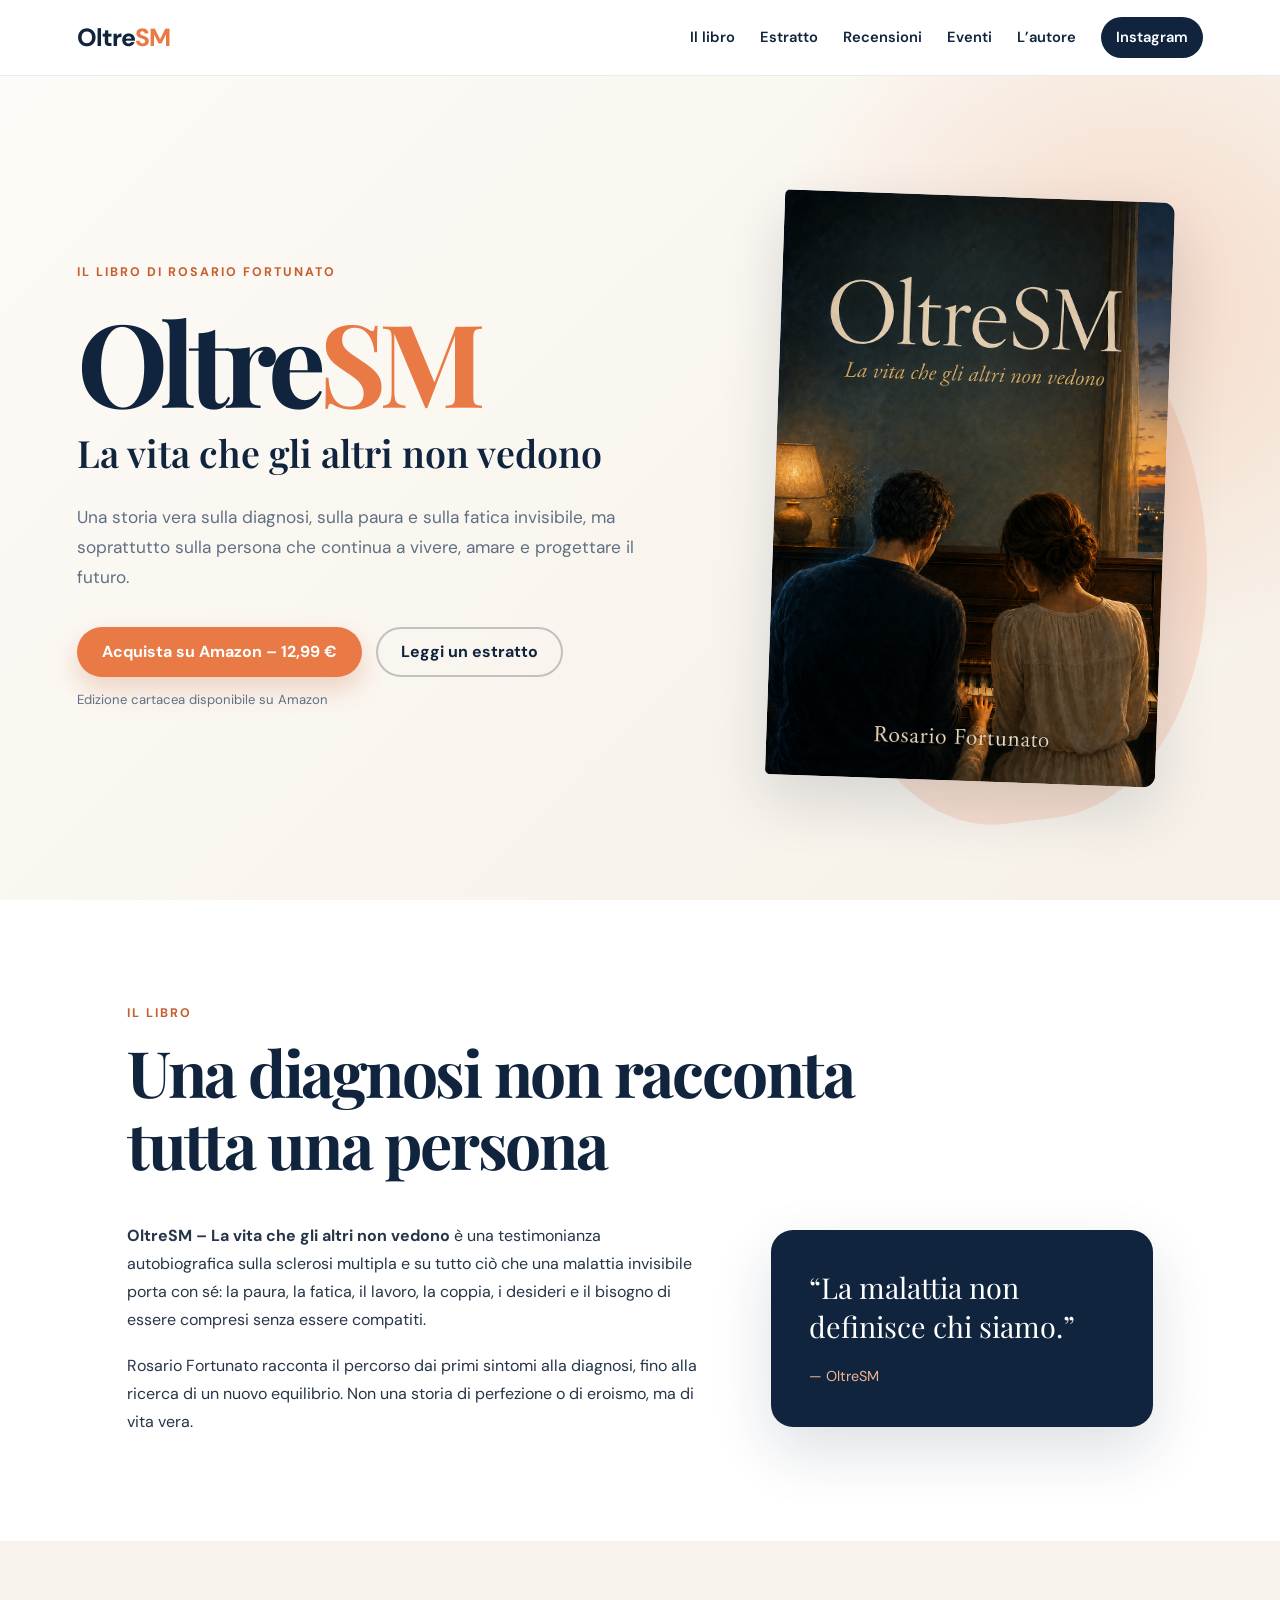
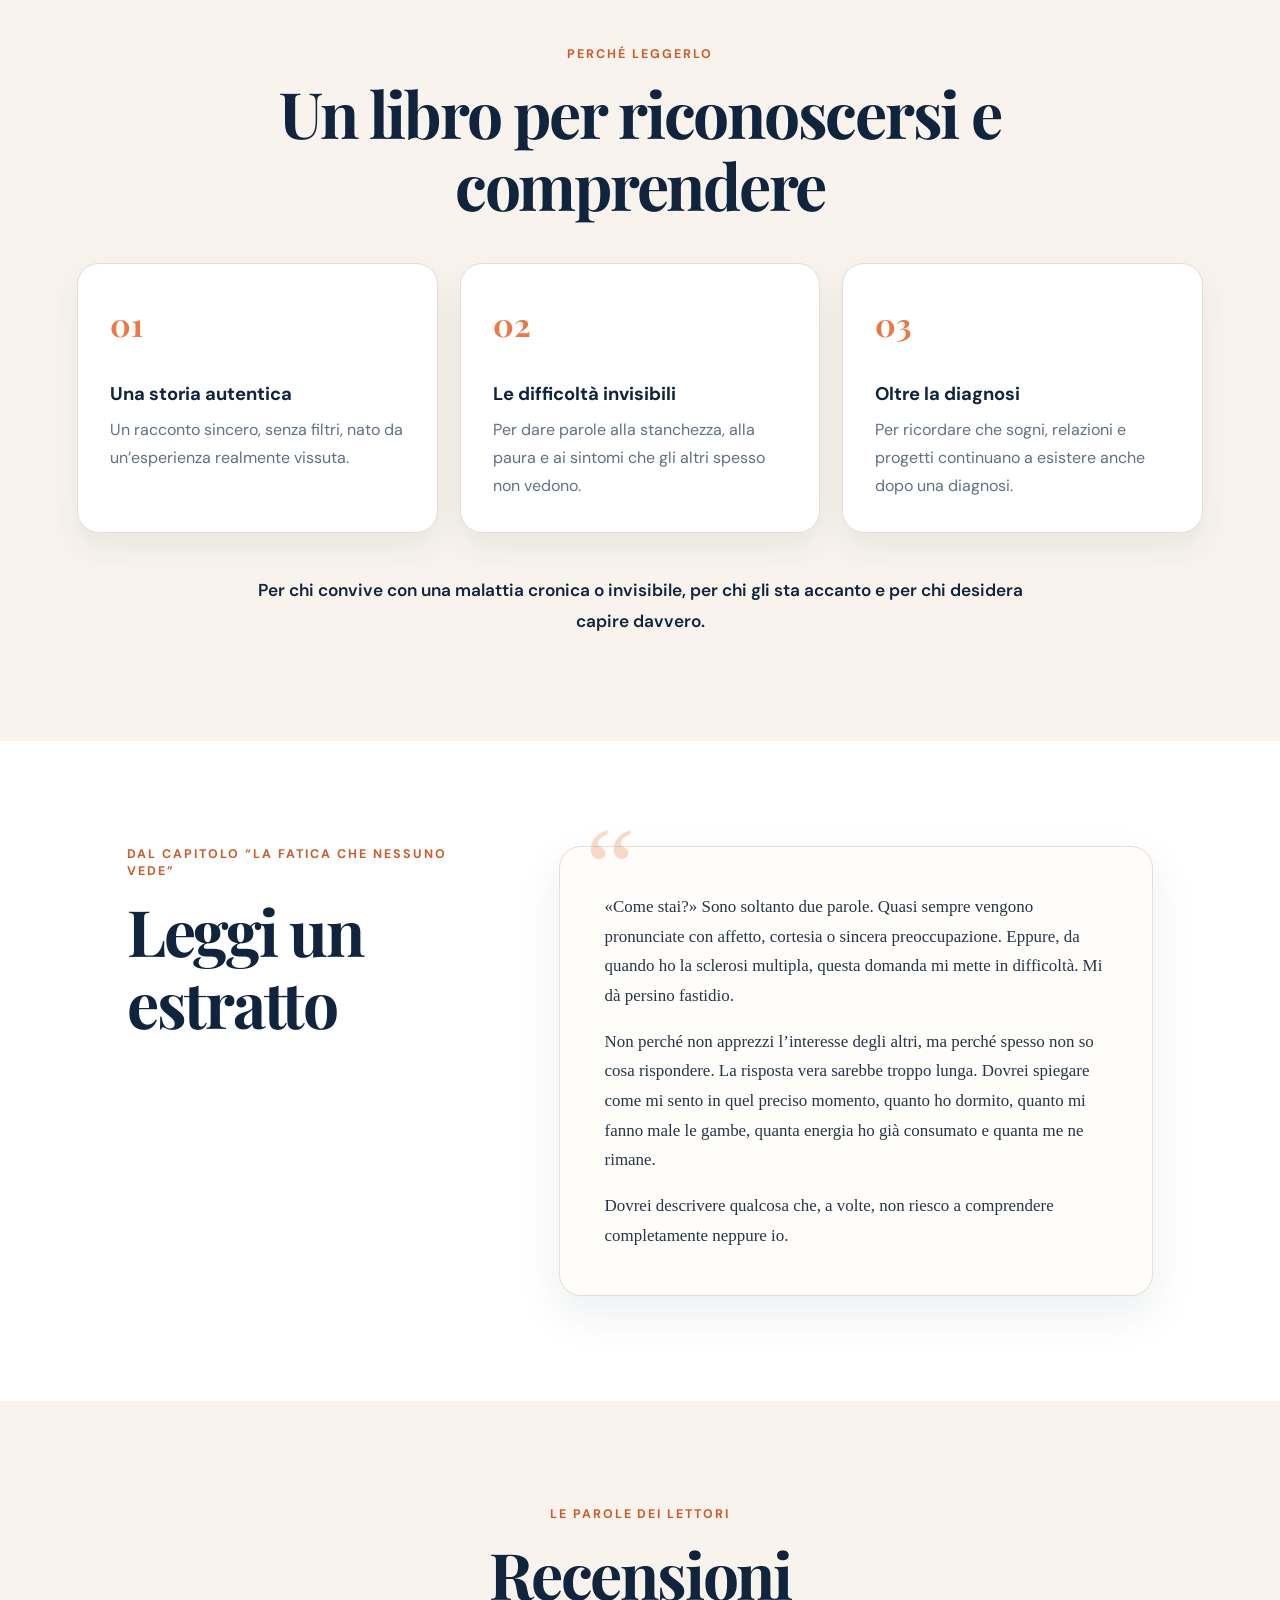
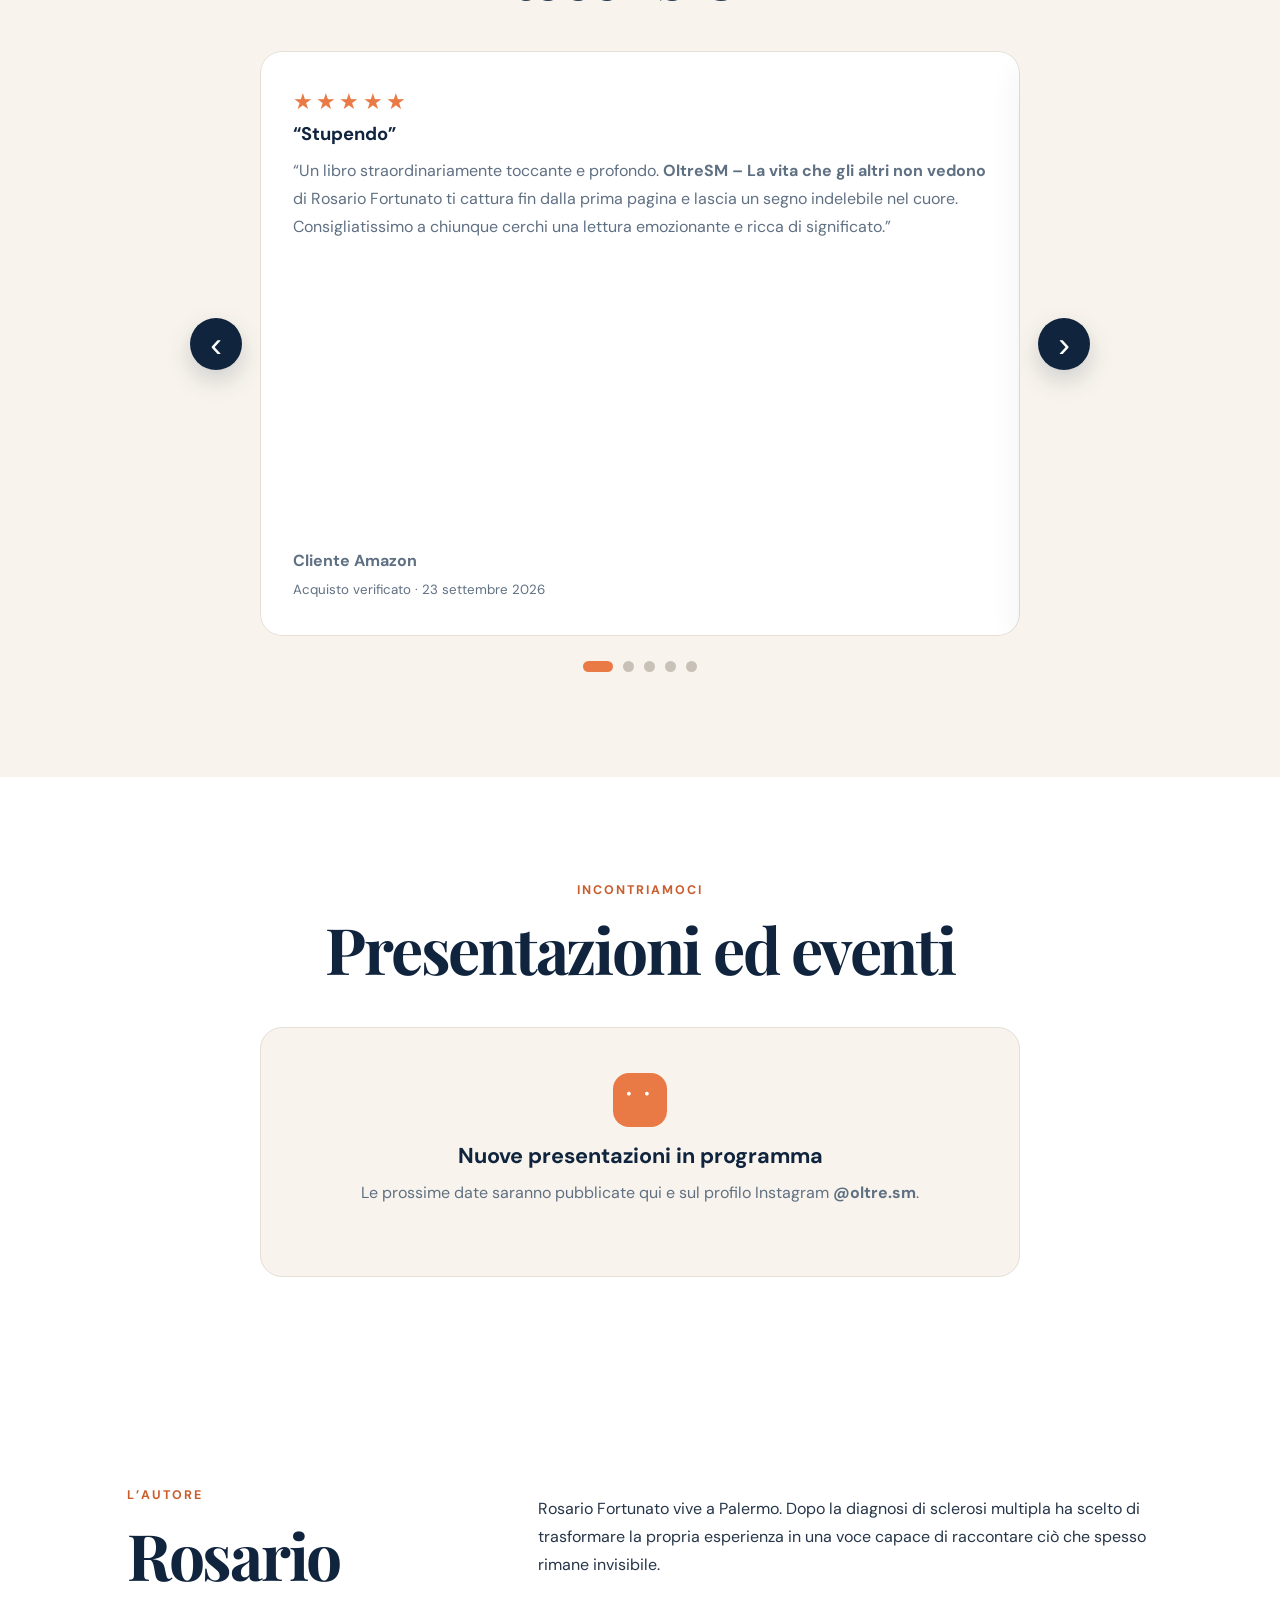
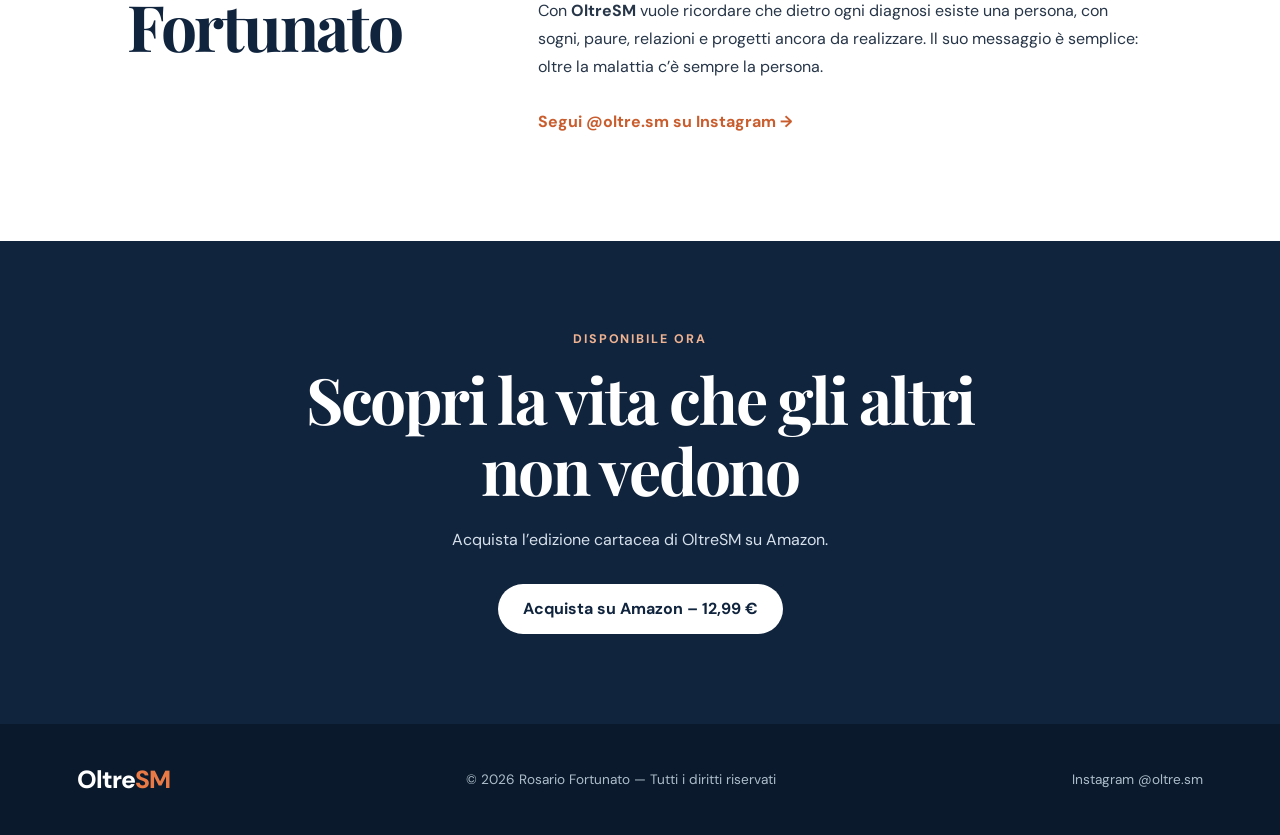
<file: index.html>
<!doctype html>
<html lang="it">
  <head>
    <meta charset="UTF-8" />
    <meta name="viewport" content="width=device-width, initial-scale=1.0" />

    <title>
      OltreSM – La vita che gli altri non vedono | Rosario Fortunato
    </title>

    <meta
      name="description"
      content="OltreSM – La vita che gli altri non vedono, il libro di Rosario Fortunato: una testimonianza autentica sulla sclerosi multipla, la fatica invisibile e la vita oltre la diagnosi."
    />

    <link rel="canonical" href="https://rosariofortunato.github.io/oltresm/" />

    <meta
      property="og:title"
      content="OltreSM – La vita che gli altri non vedono"
    />

    <meta
      property="og:description"
      content="Una storia vera sulla persona che continua a vivere oltre la diagnosi."
    />

    <meta
      property="og:image"
      content="https://rosariofortunato.github.io/oltresm/copertina-oltresm.png"
    />

    <meta
      property="og:url"
      content="https://rosariofortunato.github.io/oltresm/"
    />

    <meta property="og:type" content="book" />
    <meta name="theme-color" content="#10243e" />

    <link rel="stylesheet" href="style.css" />

    <script type="application/ld+json">
      {
        "@context": "https://schema.org",
        "@type": "Book",
        "name": "OltreSM – La vita che gli altri non vedono",
        "author": {
          "@type": "Person",
          "name": "Rosario Fortunato"
        },
        "inLanguage": "it",
        "bookFormat": "https://schema.org/Paperback",
        "offers": {
          "@type": "Offer",
          "price": "12.99",
          "priceCurrency": "EUR",
          "url": "https://amzn.eu/d/0gkHBU9U",
          "availability": "https://schema.org/InStock"
        }
      }
    </script>
  </head>

  <body>
    <header class="intestazione">
      <a class="logo" href="#inizio" aria-label="Torna all'inizio">
        Oltre<span>SM</span>
      </a>

      <button
        class="menu-toggle"
        type="button"
        aria-expanded="false"
        aria-controls="menu-principale"
        aria-label="Apri il menu"
      >
        <span></span>
        <span></span>
        <span></span>
      </button>

      <nav id="menu-principale" aria-label="Navigazione principale">
        <a href="#libro">Il libro</a>
        <a href="#estratto">Estratto</a>
        <a href="#recensioni">Recensioni</a>
        <a href="#eventi">Eventi</a>
        <a href="#autore">L’autore</a>

        <a
          class="nav-instagram"
          href="https://www.instagram.com/oltre.sm/"
          target="_blank"
          rel="noopener noreferrer"
        >
          Instagram
        </a>
      </nav>
    </header>

    <main id="inizio">
      <section class="presentazione">
        <div class="testo-presentazione">
          <p class="sopratitolo">Il libro di Rosario Fortunato</p>

          <h1>Oltre<span>SM</span></h1>

          <p class="sottotitolo">La vita che gli altri non vedono</p>

          <p class="testo-hero">
            Una storia vera sulla diagnosi, sulla paura e sulla fatica
            invisibile, ma soprattutto sulla persona che continua a vivere,
            amare e progettare il futuro.
          </p>

          <div class="azioni-hero">
            <a
              class="pulsante"
              href="https://amzn.eu/d/0gkHBU9U"
              target="_blank"
              rel="noopener noreferrer"
            >
              Acquista su Amazon – 12,99 €
            </a>

            <a class="pulsante-secondario" href="#estratto">
              Leggi un estratto
            </a>
          </div>

          <p class="nota-formato">Edizione cartacea disponibile su Amazon</p>
        </div>

        <div class="contenitore-copertina">
          <img
            src="copertina-oltresm.png"
            alt="Copertina del libro OltreSM – La vita che gli altri non vedono di Rosario Fortunato"
          />
        </div>
      </section>

      <section class="sezione sezione-libro osserva" id="libro">
        <div class="titolo-sezione">
          <p class="sopratitolo">Il libro</p>

          <h2>Una diagnosi non racconta tutta una persona</h2>
        </div>

        <div class="griglia-libro">
          <div>
            <p>
              <strong>OltreSM – La vita che gli altri non vedono</strong>
              è una testimonianza autobiografica sulla sclerosi multipla e su
              tutto ciò che una malattia invisibile porta con sé: la paura, la
              fatica, il lavoro, la coppia, i desideri e il bisogno di essere
              compresi senza essere compatiti.
            </p>

            <p>
              Rosario Fortunato racconta il percorso dai primi sintomi alla
              diagnosi, fino alla ricerca di un nuovo equilibrio. Non una storia
              di perfezione o di eroismo, ma di vita vera.
            </p>
          </div>

          <blockquote>
            <p>“La malattia non definisce chi siamo.”</p>
            <cite>— OltreSM</cite>
          </blockquote>
        </div>
      </section>

      <section class="sezione sezione-chiara osserva" id="motivi">
        <div class="titolo-sezione centrato">
          <p class="sopratitolo">Perché leggerlo</p>

          <h2>Un libro per riconoscersi e comprendere</h2>
        </div>

        <div class="griglia-motivi">
          <article class="scheda-motivo">
            <span class="numero">01</span>

            <h3>Una storia autentica</h3>

            <p>
              Un racconto sincero, senza filtri, nato da un’esperienza realmente
              vissuta.
            </p>
          </article>

          <article class="scheda-motivo">
            <span class="numero">02</span>

            <h3>Le difficoltà invisibili</h3>

            <p>
              Per dare parole alla stanchezza, alla paura e ai sintomi che gli
              altri spesso non vedono.
            </p>
          </article>

          <article class="scheda-motivo">
            <span class="numero">03</span>

            <h3>Oltre la diagnosi</h3>

            <p>
              Per ricordare che sogni, relazioni e progetti continuano a
              esistere anche dopo una diagnosi.
            </p>
          </article>
        </div>

        <p class="destinatari">
          Per chi convive con una malattia cronica o invisibile, per chi gli sta
          accanto e per chi desidera capire davvero.
        </p>
      </section>

      <section class="sezione sezione-estratto osserva" id="estratto">
        <div class="titolo-sezione">
          <p class="sopratitolo">Dal capitolo “La fatica che nessuno vede”</p>

          <h2>Leggi un estratto</h2>
        </div>

        <div class="estratto">
          <p>
            «Come stai?» Sono soltanto due parole. Quasi sempre vengono
            pronunciate con affetto, cortesia o sincera preoccupazione. Eppure,
            da quando ho la sclerosi multipla, questa domanda mi mette in
            difficoltà. Mi dà persino fastidio.
          </p>

          <p>
            Non perché non apprezzi l’interesse degli altri, ma perché spesso
            non so cosa rispondere. La risposta vera sarebbe troppo lunga.
            Dovrei spiegare come mi sento in quel preciso momento, quanto ho
            dormito, quanto mi fanno male le gambe, quanta energia ho già
            consumato e quanta me ne rimane.
          </p>

          <p>
            Dovrei descrivere qualcosa che, a volte, non riesco a comprendere
            completamente neppure io.
          </p>
        </div>
      </section>

      <section class="sezione sezione-chiara osserva" id="recensioni">
        <div class="titolo-sezione centrato">
          <p class="sopratitolo">Le parole dei lettori</p>

          <h2>Recensioni</h2>
        </div>

        <div class="carosello-recensioni">
          <button
            class="freccia-recensioni precedente"
            type="button"
            aria-label="Mostra la recensione precedente"
          >
            ‹
          </button>

          <div
            class="finestra-recensioni"
            aria-live="polite"
            aria-label="Carosello delle recensioni"
          >
            <div class="griglia-recensioni">
              <article class="scheda-motivo recensione-slide">
                <div
                  class="stelle"
                  aria-label="Recensione di cinque stelle su cinque"
                >
                  ★★★★★
                </div>

                <h3>“Stupendo”</h3>

                <p>
                  “Un libro straordinariamente toccante e profondo.
                  <strong>OltreSM – La vita che gli altri non vedono</strong>
                  di Rosario Fortunato ti cattura fin dalla prima pagina e
                  lascia un segno indelebile nel cuore. Consigliatissimo a
                  chiunque cerchi una lettura emozionante e ricca di
                  significato.”
                </p>

                <p>
                  <strong>Cliente Amazon</strong><br />
                  <small>Acquisto verificato · 23 settembre 2026</small>
                </p>
              </article>

              <article class="scheda-motivo recensione-slide">
                <div
                  class="stelle"
                  aria-label="Recensione di cinque stelle su cinque"
                >
                  ★★★★★
                </div>

                <h3>“Essenziale ed emozionante”</h3>

                <p>
                  “È un libro molto emozionante. Ti catapulta in un mondo
                  sconosciuto e ti insegna a vedere ciò che ad occhio nudo non è
                  possibile vedere. Ti fa capire che la sofferenza ha varie
                  forme e che si può scegliere se soccombere ad essa o vivere.
                  La forza dell’autore e di tante altre persone che come lui
                  vivono qualcosa di inimmaginabile dovrebbe farci riflettere su
                  come viviamo la vita e il vero senso che è racchiuso in essa.”
                </p>

                <p>
                  <strong>Rossana</strong><br />
                  <small>Recensito in Italia il 27 settembre 2026</small>
                </p>
              </article>

              <article class="scheda-motivo recensione-slide">
                <div
                  class="stelle"
                  aria-label="Recensione di cinque stelle su cinque"
                >
                  ★★★★★
                </div>

                <h3>“Un’iniezione di coraggio e speranza. Da leggere”</h3>

                <p>
                  “Conosco l’autore come collega, ma leggere OltreSM mi ha
                  emozionato e ispirato profondamente.
                </p>

                <p>
                  È il racconto autentico e coraggioso di chi scopre di avere la
                  sclerosi multipla ma sceglie di non farsi definire dalla
                  malattia. Uno stile diretto, privo di vittimismi e pieno di
                  forza. Un libro che insegna ad andare oltre le difficoltà,
                  consigliato non solo a chi vive questa realtà, ma a chiunque
                  cerchi una grande lezione di resilienza e vita.
                </p>

                <p>Consigliatissimo!”</p>

                <p>
                  <strong>Barbara Dimino</strong><br />
                  <small>Acquisto verificato · 25 settembre 2026</small>
                </p>
              </article>

              <article class="scheda-motivo recensione-slide">
                <div
                  class="stelle"
                  aria-label="Recensione di cinque stelle su cinque"
                >
                  ★★★★★
                </div>

                <h3>“Un invito alla riflessione”</h3>

                <p>
                  “Letto tutto d’un fiato, questo toccante e immenso racconto di
                  un semplice ragazzo di trent’anni, uno come tanti, con i suoi
                  sogni, speranze e progetti. Un ragazzo che, all’improvviso, si
                  è visto stravolgere completamente la propria vita.
                </p>

                <p>
                  Ma questo libro non è soltanto il racconto di un’esperienza
                  personale. È soprattutto un invito a fermarsi e a riflettere:
                  su quanto possa essere fragile e imprevedibile la nostra
                  quotidianità e su come tutto ciò che diamo per scontato possa
                  cambiare da un giorno all’altro.
                </p>

                <p>
                  È il racconto di un ragazzo straordinario, non tanto per ciò
                  che si è trovato ad affrontare, quanto per il modo in cui ha
                  scelto di farlo. Con la forza dell’amore per la vita, per le
                  persone che ama e, soprattutto, per sé stesso.
                </p>

                <p>
                  La malattia può cambiare la nostra vita e costringerci a
                  riscrivere i nostri progetti, ma non può definire chi siamo.
                  Grazie per aver trasformato una parte così difficile della tua
                  vita in una testimonianza capace di arrivare al cuore e di far
                  riflettere. Consigliatissimo!”
                </p>

                <p>
                  <strong>Massimiliano</strong><br />
                  <small>Acquisto verificato · 28 settembre 2026</small>
                </p>
              </article>

              <article class="scheda-motivo recensione-slide">
                <div
                  class="stelle"
                  aria-label="Recensione di cinque stelle su cinque"
                >
                  ★★★★★
                </div>

                <h3>“Brividi. Un libro che tutti dovrebbero leggere”</h3>

                <p>
                  “Dentro trovi coraggio, forza, ma soprattutto un messaggio
                  significativo. Un libro pieno di emozioni contrastanti.
                </p>

                <p>
                  Si legge in un battibaleno poiché è molto travolgente,
                  semplice e curato nella scrittura. ❤️”
                </p>

                <p>
                  <strong>Cliente Amazon</strong><br />
                  <small>Acquisto verificato</small>
                </p>
              </article>
            </div>
          </div>

          <button
            class="freccia-recensioni successiva"
            type="button"
            aria-label="Mostra la recensione successiva"
          >
            ›
          </button>
        </div>

        <div
          class="indicatori-recensioni"
          aria-label="Seleziona una recensione"
        >
          <button
            class="indicatore-recensione attivo"
            type="button"
            data-indice="0"
            aria-label="Mostra la recensione 1"
            aria-current="true"
          ></button>

          <button
            class="indicatore-recensione"
            type="button"
            data-indice="1"
            aria-label="Mostra la recensione 2"
            aria-current="false"
          ></button>

          <button
            class="indicatore-recensione"
            type="button"
            data-indice="2"
            aria-label="Mostra la recensione 3"
            aria-current="false"
          ></button>

          <button
            class="indicatore-recensione"
            type="button"
            data-indice="3"
            aria-label="Mostra la recensione 4"
            aria-current="false"
          ></button>

          <button
            class="indicatore-recensione"
            type="button"
            data-indice="4"
            aria-label="Mostra la recensione 5"
            aria-current="false"
          ></button>
        </div>
      </section>

      <section class="sezione osserva" id="eventi">
        <div class="titolo-sezione centrato">
          <p class="sopratitolo">Incontriamoci</p>

          <h2>Presentazioni ed eventi</h2>
        </div>

        <div class="stato-vuoto evento-vuoto">
          <span class="icona-calendario" aria-hidden="true">○</span>

          <h3>Nuove presentazioni in programma</h3>

          <p>
            Le prossime date saranno pubblicate qui e sul profilo Instagram
            <strong>@oltre.sm</strong>.
          </p>
        </div>
      </section>

      <section class="sezione sezione-autore osserva" id="autore">
        <div class="titolo-sezione">
          <p class="sopratitolo">L’autore</p>

          <h2>Rosario Fortunato</h2>
        </div>

        <div class="testo-autore">
          <p>
            Rosario Fortunato vive a Palermo. Dopo la diagnosi di sclerosi
            multipla ha scelto di trasformare la propria esperienza in una voce
            capace di raccontare ciò che spesso rimane invisibile.
          </p>

          <p>
            Con <strong>OltreSM</strong> vuole ricordare che dietro ogni
            diagnosi esiste una persona, con sogni, paure, relazioni e progetti
            ancora da realizzare. Il suo messaggio è semplice: oltre la malattia
            c’è sempre la persona.
          </p>

          <a
            class="link-instagram"
            href="https://www.instagram.com/oltre.sm/"
            target="_blank"
            rel="noopener noreferrer"
          >
            Segui @oltre.sm su Instagram →
          </a>
        </div>
      </section>

      <section class="invito-finale osserva" aria-labelledby="titolo-acquisto">
        <p class="sopratitolo">Disponibile ora</p>

        <h2 id="titolo-acquisto">Scopri la vita che gli altri non vedono</h2>

        <p>Acquista l’edizione cartacea di OltreSM su Amazon.</p>

        <a
          class="pulsante pulsante-chiaro"
          href="https://amzn.eu/d/0gkHBU9U"
          target="_blank"
          rel="noopener noreferrer"
        >
          Acquista su Amazon – 12,99 €
        </a>
      </section>
    </main>

    <footer>
      <a class="logo logo-footer" href="#inizio"> Oltre<span>SM</span> </a>

      <p>© 2026 Rosario Fortunato — Tutti i diritti riservati</p>

      <a
        href="https://www.instagram.com/oltre.sm/"
        target="_blank"
        rel="noopener noreferrer"
      >
        Instagram @oltre.sm
      </a>
    </footer>

    <script src="script.js"></script>
  </body>
</html>
</file>
<file: style.css>
@import url("https://fonts.googleapis.com/css2?family=DM+Sans:wght@400;500;600;700&family=Playfair+Display:wght@600;700&display=swap");

:root {
  --blu: #10243e;
  --blu-chiaro: #24476b;
  --arancio: #e97945;
  --arancio-scuro: #c95d2d;
  --crema: #f8f4ed;
  --bianco: #ffffff;
  --testo: #263548;
  --testo-chiaro: #607083;
  --bordo: #e4ded4;
  --ombra: 0 24px 60px rgba(16, 36, 62, 0.14);
  --raggio: 22px;
}

* {
  box-sizing: border-box;
  margin: 0;
  padding: 0;
}

html {
  scroll-behavior: smooth;
  scroll-padding-top: 90px;
}

body {
  color: var(--testo);
  background: var(--bianco);
  font-family: "DM Sans", Arial, sans-serif;
  line-height: 1.75;
}

img {
  display: block;
  max-width: 100%;
}

a {
  color: inherit;
}

.intestazione {
  position: sticky;
  top: 0;
  z-index: 1000;
  display: flex;
  align-items: center;
  justify-content: space-between;
  min-height: 76px;
  padding: 0 6%;
  background: rgba(255, 255, 255, 0.96);
  border-bottom: 1px solid rgba(16, 36, 62, 0.09);
  backdrop-filter: blur(12px);
}

.logo {
  color: var(--blu);
  font-size: 1.55rem;
  font-weight: 800;
  letter-spacing: -0.04em;
  text-decoration: none;
}

.logo span,
h1 span {
  color: var(--arancio);
}

nav {
  display: flex;
  align-items: center;
  gap: 25px;
}

nav a {
  color: var(--blu);
  font-size: 0.92rem;
  font-weight: 600;
  text-decoration: none;
  transition: color 0.2s ease;
}

nav a:hover,
nav a:focus-visible {
  color: var(--arancio-scuro);
}

.nav-instagram {
  padding: 8px 15px;
  color: var(--bianco);
  background: var(--blu);
  border-radius: 999px;
}

nav .nav-instagram:hover,
nav .nav-instagram:focus-visible {
  color: var(--bianco);
  background: var(--arancio-scuro);
}

.menu-toggle {
  display: none;
  width: 44px;
  height: 44px;
  padding: 10px;
  background: transparent;
  border: 0;
  cursor: pointer;
}

.menu-toggle span {
  display: block;
  width: 24px;
  height: 2px;
  margin: 5px 0;
  background: var(--blu);
  transition:
    transform 0.2s ease,
    opacity 0.2s ease;
}

.presentazione {
  display: grid;
  grid-template-columns: minmax(0, 1.1fr) minmax(300px, 0.9fr);
  align-items: center;
  gap: 8%;
  min-height: calc(100vh - 76px);
  padding: 75px max(6%, calc((100vw - 1180px) / 2));
  overflow: hidden;
  background:
    radial-gradient(
      circle at 88% 28%,
      rgba(233, 121, 69, 0.22),
      transparent 28%
    ),
    linear-gradient(135deg, #fdfbf7 0%, #f6f0e7 100%);
}

.testo-presentazione {
  max-width: 650px;
}

.sopratitolo {
  margin-bottom: 14px;
  color: var(--arancio-scuro);
  font-size: 0.78rem;
  font-weight: 700;
  letter-spacing: 0.16em;
  line-height: 1.4;
  text-transform: uppercase;
}

h1,
h2 {
  color: var(--blu);
  font-family: "Playfair Display", Georgia, serif;
  line-height: 1.12;
}

h1 {
  font-size: clamp(4rem, 9vw, 7.5rem);
  letter-spacing: -0.06em;
}

.sottotitolo {
  margin: 4px 0 26px;
  color: var(--blu);
  font-family: "Playfair Display", Georgia, serif;
  font-size: clamp(1.55rem, 3vw, 2.35rem);
  font-weight: 600;
  line-height: 1.25;
}

.testo-hero {
  max-width: 600px;
  color: var(--testo-chiaro);
  font-size: 1.08rem;
}

.azioni-hero {
  display: flex;
  flex-wrap: wrap;
  align-items: center;
  gap: 14px;
  margin-top: 34px;
}

.pulsante,
.pulsante-secondario {
  display: inline-flex;
  align-items: center;
  justify-content: center;
  min-height: 50px;
  padding: 12px 23px;
  border: 2px solid transparent;
  border-radius: 999px;
  font-weight: 700;
  line-height: 1.2;
  text-align: center;
  text-decoration: none;
  transition:
    transform 0.2s ease,
    background 0.2s ease,
    border-color 0.2s ease;
}

.pulsante {
  color: var(--bianco);
  background: var(--arancio);
  box-shadow: 0 12px 26px rgba(201, 93, 45, 0.24);
}

.pulsante:hover,
.pulsante:focus-visible {
  background: var(--arancio-scuro);
  transform: translateY(-2px);
}

.pulsante-secondario {
  color: var(--blu);
  background: transparent;
  border-color: rgba(16, 36, 62, 0.25);
}

.pulsante-secondario:hover,
.pulsante-secondario:focus-visible {
  border-color: var(--blu);
  transform: translateY(-2px);
}

.nota-formato {
  margin-top: 12px;
  color: var(--testo-chiaro);
  font-size: 0.82rem;
}

.contenitore-copertina {
  position: relative;
  justify-self: center;
  width: min(100%, 390px);
}

.contenitore-copertina::before {
  position: absolute;
  inset: 9% -10% -7% 11%;
  z-index: 0;
  content: "";
  background: var(--arancio);
  border-radius: 40% 60% 55% 45%;
  opacity: 0.17;
  transform: rotate(-7deg);
}

.contenitore-copertina img {
  position: relative;
  z-index: 1;
  width: 100%;
  border-radius: 5px 12px 12px 5px;
  box-shadow: var(--ombra);
  transform: rotate(2deg);
}

.sezione {
  max-width: 1180px;
  margin: 0 auto;
  padding: 105px 6%;
}

.sezione-chiara {
  max-width: none;
  padding-right: max(6%, calc((100vw - 1180px) / 2));
  padding-left: max(6%, calc((100vw - 1180px) / 2));
  background: var(--crema);
}

.titolo-sezione {
  max-width: 760px;
  margin-bottom: 42px;
}

.titolo-sezione.centrato {
  margin-right: auto;
  margin-left: auto;
  text-align: center;
}

h2 {
  font-size: clamp(2.25rem, 5vw, 4rem);
  letter-spacing: -0.035em;
}

h3 {
  color: var(--blu);
  font-size: 1.15rem;
  line-height: 1.35;
}

.griglia-libro {
  display: grid;
  grid-template-columns: 1.2fr 0.8fr;
  gap: 70px;
  align-items: center;
}

.griglia-libro p + p,
.testo-autore p + p {
  margin-top: 18px;
}

blockquote {
  padding: 38px;
  color: var(--bianco);
  background: var(--blu);
  border-radius: var(--raggio);
  box-shadow: var(--ombra);
}

blockquote p {
  font-family: "Playfair Display", Georgia, serif;
  font-size: 1.8rem;
  line-height: 1.35;
}

blockquote cite {
  display: block;
  margin-top: 18px;
  color: #f0b391;
  font-size: 0.9rem;
  font-style: normal;
}

.griglia-motivi {
  display: grid;
  grid-template-columns: repeat(3, 1fr);
  gap: 22px;
}

.scheda-motivo {
  padding: 32px;
  background: var(--bianco);
  border: 1px solid var(--bordo);
  border-radius: var(--raggio);
  box-shadow: 0 14px 34px rgba(16, 36, 62, 0.07);
}

.scheda-motivo .numero {
  display: block;
  margin-bottom: 30px;
  color: var(--arancio);
  font-family: "Playfair Display", Georgia, serif;
  font-size: 2rem;
  font-weight: 700;
}

.scheda-motivo p {
  margin-top: 10px;
  color: var(--testo-chiaro);
}

.destinatari {
  max-width: 780px;
  margin: 42px auto 0;
  color: var(--blu);
  font-size: 1.08rem;
  font-weight: 600;
  text-align: center;
}

.sezione-estratto {
  display: grid;
  grid-template-columns: 0.75fr 1.25fr;
  gap: 75px;
  align-items: start;
}

.estratto {
  position: relative;
  padding: 45px;
  background: #fffdfa;
  border: 1px solid var(--bordo);
  border-radius: var(--raggio);
  box-shadow: 0 18px 45px rgba(16, 36, 62, 0.08);
}

.estratto::before {
  position: absolute;
  top: -36px;
  left: 26px;
  color: var(--arancio);
  content: "“";
  font-family: Georgia, serif;
  font-size: 7rem;
  line-height: 1;
  opacity: 0.27;
}

.estratto p {
  position: relative;
  font-family: Georgia, serif;
  font-size: 1.06rem;
}

.estratto p + p {
  margin-top: 16px;
}

.stato-vuoto {
  max-width: 760px;
  margin: 0 auto;
  padding: 45px;
  text-align: center;
  background: var(--bianco);
  border: 1px solid var(--bordo);
  border-radius: var(--raggio);
}

.stato-vuoto h3 {
  margin: 8px 0;
  font-size: 1.35rem;
}

.stato-vuoto p {
  margin: 0 auto 24px;
  color: var(--testo-chiaro);
}

.stelle {
  color: var(--arancio);
  font-size: 1.35rem;
  letter-spacing: 0.15em;
}

.carosello-recensioni {
  display: grid;
  grid-template-columns: 52px minmax(0, 1fr) 52px;
  align-items: center;
  gap: 18px;
  max-width: 900px;
  margin: 0 auto;
}

.finestra-recensioni {
  min-width: 0;
  overflow: hidden;
  border-radius: var(--raggio);
  touch-action: pan-y;
}

.griglia-recensioni {
  display: flex;
  align-items: stretch;
  transition: transform 0.45s ease;
  will-change: transform;
}

.griglia-recensioni .recensione-slide {
  display: flex;
  flex: 0 0 100%;
  flex-direction: column;
  width: 100%;
  max-width: none;
  margin: 0;
}

.griglia-recensioni .recensione-slide p:last-child {
  margin-top: auto;
  padding-top: 24px;
}

.freccia-recensioni {
  display: grid;
  width: 52px;
  height: 52px;
  padding: 0;
  place-items: center;
  color: var(--bianco);
  font-family: Arial, sans-serif;
  font-size: 2.2rem;
  line-height: 1;
  background: var(--blu);
  border: 0;
  border-radius: 50%;
  box-shadow: 0 10px 24px rgba(16, 36, 62, 0.18);
  cursor: pointer;
  transition:
    background 0.2s ease,
    transform 0.2s ease;
}

.freccia-recensioni:hover,
.freccia-recensioni:focus-visible {
  background: var(--arancio-scuro);
  transform: scale(1.06);
}

.freccia-recensioni:focus-visible,
.indicatore-recensione:focus-visible {
  outline: 3px solid rgba(233, 121, 69, 0.42);
  outline-offset: 3px;
}

.indicatori-recensioni {
  display: flex;
  justify-content: center;
  gap: 10px;
  margin-top: 25px;
}

.indicatore-recensione {
  width: 11px;
  height: 11px;
  padding: 0;
  background: #c8c1b7;
  border: 0;
  border-radius: 50%;
  cursor: pointer;
  transition:
    width 0.2s ease,
    background 0.2s ease;
}

.indicatore-recensione.attivo {
  width: 30px;
  background: var(--arancio);
  border-radius: 999px;
}

.evento-vuoto {
  background: var(--crema);
}

.icona-calendario {
  display: grid;
  width: 54px;
  height: 54px;
  margin: 0 auto 15px;
  place-items: center;
  color: var(--bianco);
  font-size: 0;
  background: var(--arancio);
  border-radius: 16px;
}

.icona-calendario::before {
  content: "• •";
  font-size: 1rem;
  letter-spacing: 4px;
}

.sezione-autore {
  display: grid;
  grid-template-columns: 0.7fr 1.3fr;
  gap: 80px;
  align-items: start;
}

.testo-autore {
  padding-top: 8px;
}

.link-instagram {
  display: inline-block;
  margin-top: 27px;
  color: var(--arancio-scuro);
  font-weight: 700;
  text-decoration: none;
}

.link-instagram:hover,
.link-instagram:focus-visible {
  text-decoration: underline;
}

.invito-finale {
  padding: 90px 6%;
  color: var(--bianco);
  text-align: center;
  background: var(--blu);
}

.invito-finale .sopratitolo {
  color: #f0b391;
}

.invito-finale h2 {
  max-width: 760px;
  margin: 0 auto;
  color: var(--bianco);
}

.invito-finale p:not(.sopratitolo) {
  margin: 20px 0 30px;
  color: #d7e1eb;
}

.pulsante-chiaro {
  color: var(--blu);
  background: var(--bianco);
  box-shadow: none;
}

.pulsante-chiaro:hover,
.pulsante-chiaro:focus-visible {
  color: var(--bianco);
}

footer {
  display: flex;
  align-items: center;
  justify-content: space-between;
  gap: 24px;
  padding: 34px 6%;
  color: #aebdcb;
  font-size: 0.85rem;
  background: #0a192b;
}

footer a {
  text-decoration: none;
}

.logo-footer {
  color: var(--bianco);
}

.animazioni-attive .osserva {
  opacity: 0;
  transform: translateY(25px);
  transition:
    opacity 0.65s ease,
    transform 0.65s ease;
}

.animazioni-attive .osserva.visibile {
  opacity: 1;
  transform: translateY(0);
}

@media (max-width: 900px) {
  .intestazione {
    min-height: 68px;
  }

  .menu-toggle {
    display: block;
  }

  .menu-toggle.aperto span:nth-child(1) {
    transform: translateY(7px) rotate(45deg);
  }

  .menu-toggle.aperto span:nth-child(2) {
    opacity: 0;
  }

  .menu-toggle.aperto span:nth-child(3) {
    transform: translateY(-7px) rotate(-45deg);
  }

  nav {
    position: absolute;
    top: 68px;
    right: 0;
    left: 0;
    display: none;
    flex-direction: column;
    align-items: stretch;
    gap: 0;
    padding: 12px 6% 22px;
    background: var(--bianco);
    border-bottom: 1px solid var(--bordo);
    box-shadow: 0 16px 30px rgba(16, 36, 62, 0.1);
  }

  nav.aperto {
    display: flex;
  }

  nav a {
    padding: 12px 0;
  }

  .nav-instagram {
    margin-top: 8px;
    padding: 10px 15px;
    text-align: center;
  }

  .presentazione {
    grid-template-columns: 1fr;
    gap: 55px;
    min-height: auto;
    padding-top: 70px;
    padding-bottom: 80px;
    text-align: center;
  }

  .testo-presentazione {
    margin: 0 auto;
  }

  .azioni-hero {
    justify-content: center;
  }

  .contenitore-copertina {
    width: min(72vw, 350px);
  }

  .griglia-libro,
  .sezione-estratto,
  .sezione-autore {
    grid-template-columns: 1fr;
    gap: 42px;
  }

  .griglia-motivi {
    grid-template-columns: 1fr;
  }

  .scheda-motivo {
    max-width: 600px;
    margin: 0 auto;
  }

  .griglia-recensioni .recensione-slide {
    max-width: none;
    margin: 0;
  }
}

@media (max-width: 600px) {
  .sezione,
  .sezione-chiara {
    padding-top: 75px;
    padding-bottom: 75px;
  }

  .presentazione {
    padding-right: 7%;
    padding-left: 7%;
  }

  h1 {
    font-size: clamp(3.4rem, 18vw, 5rem);
  }

  .azioni-hero {
    flex-direction: column;
    align-items: stretch;
  }

  .pulsante,
  .pulsante-secondario {
    width: 100%;
  }

  blockquote,
  .estratto,
  .stato-vuoto,
  .scheda-motivo {
    padding: 28px;
  }

  .carosello-recensioni {
    grid-template-columns: 40px minmax(0, 1fr) 40px;
    gap: 8px;
  }

  .freccia-recensioni {
    width: 40px;
    height: 40px;
    font-size: 1.75rem;
  }

  .griglia-recensioni .recensione-slide {
    padding: 25px;
  }

  blockquote p {
    font-size: 1.5rem;
  }

  footer {
    flex-direction: column;
    text-align: center;
  }
}

@media (prefers-reduced-motion: reduce) {
  html {
    scroll-behavior: auto;
  }

  *,
  *::before,
  *::after {
    scroll-behavior: auto !important;
    transition: none !important;
  }
}
</file>
